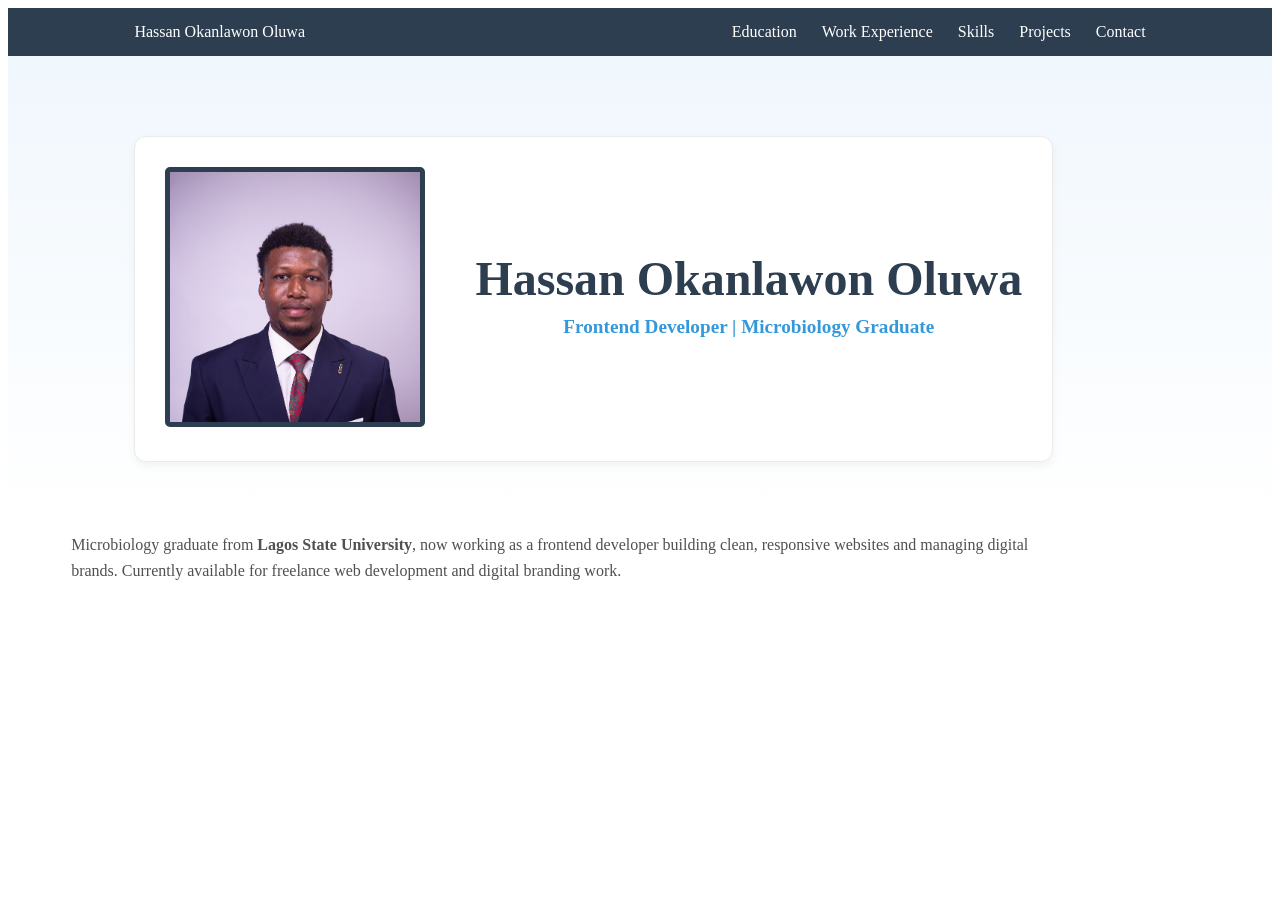
<file: index.html>
<!DOCTYPE html>
<html lang="en">
  <head>
    <meta charset="UTF-8">
    <meta name="viewport" content="width=device-width, initial-scale=1.0">
    <title>Hassan Oluwa | Professional CV</title>
    <link rel="stylesheet" href="style.css">
  </head>
  <body>
    <nav class="cv-nav">
      <div class="logo">
        <a href="index.html">Hassan Okanlawon Oluwa</a>
      </div>
      
      <button class="menu-toggle" id="menu-toggle" aria-label="Toggle Navigation">
        <span></span>
        <span></span>
        <span></span>
      </button>
      
      <ul id="nav-list">
        <li><a href="education.html">Education</a></li>
        <li><a href="experience.html">Work Experience</a></li>
        <li><a href="skills.html">Skills</a></li>
        <li><a href="projects.html">Projects</a></li>
        <li><a href="contact.html">Contact</a></li>
      </ul>
    </nav>

    <header id="about" class="hero">
      <div class="hero-container">
        <div class="hero-image">
          <img src="images/profile-pic.jpg" alt="Hassan Oluwa" class="profile-img">
        </div>
        <div class="hero-text">
          <h1>Hassan Okanlawon Oluwa</h1>
          <p class="tagline">Frontend Developer | Microbiology Graduate</p>
        </div>
      </div>
    </header>
    <section class="bio-section">
     <div class="bio-container">
        <div class="bio">
          Microbiology graduate from <strong>Lagos State University</strong>, 
          now working as a frontend developer building clean, responsive websites and managing digital brands. 
          Currently available for freelance web development and digital branding work.
        </div>
        <!---<div class="hero-buttons">
          <a href="#contact" class="btn-primary">Get In Touch</a>
          <a href="images/my-cv.pdf" class="btn-secondary" download>Download PDF CV</a>
        </div> --->
      </div>
    </section>
    <script src="script.js"></script>
  </body>
</html>
</file>
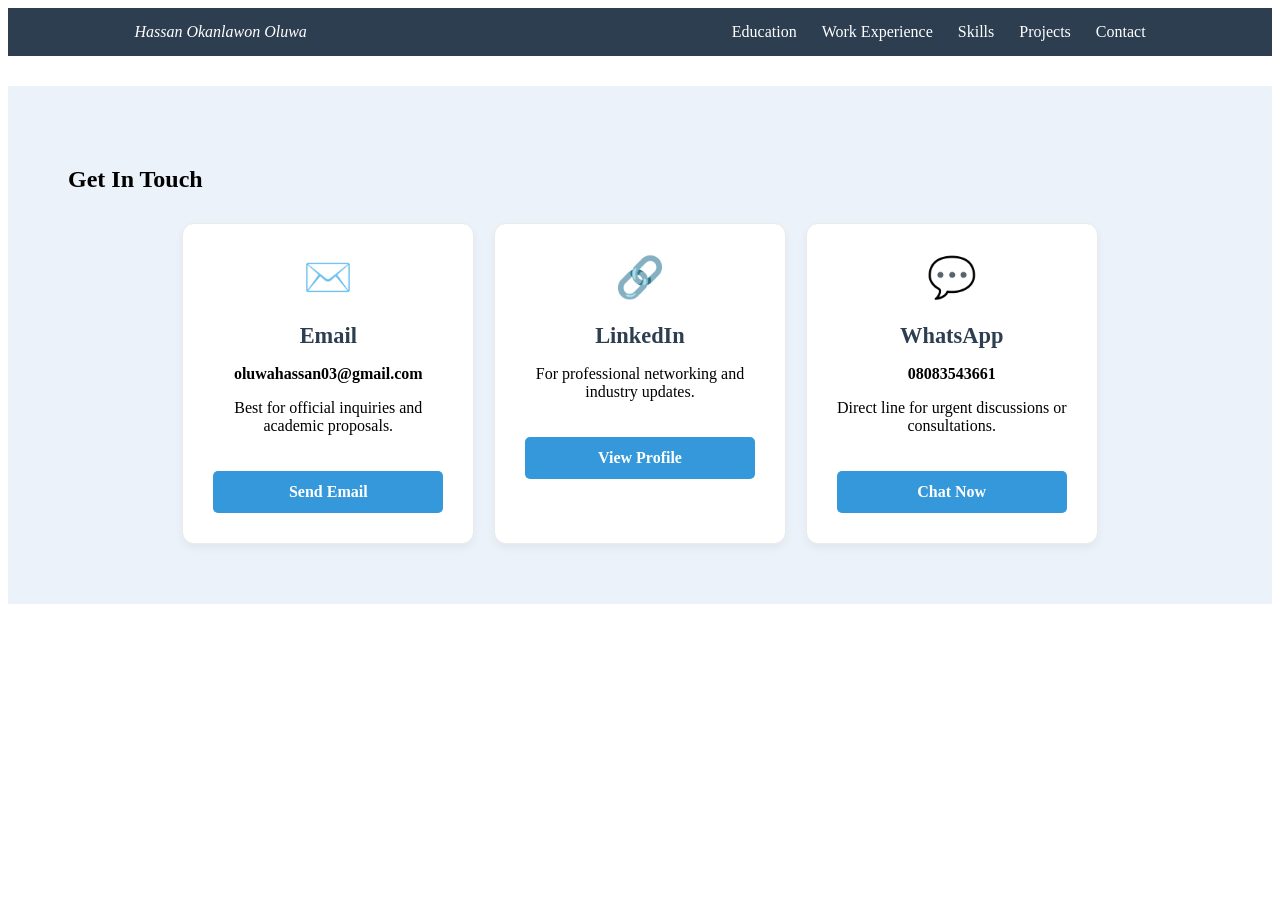
<file: contact.html>
<!DOCTYPE html>
<html lang="en">
  <head>
    <meta charset="UTF-8">
    <meta name="viewport" content="width=device-width, initial-scale=1.0">
    <title>Hassan Oluwa | Contact</title>
    <link rel="stylesheet" href="style.css">
  </head>
  <body>
    <nav class="cv-nav">
      <div class="logo">
        <i><a href="index.html">Hassan Okanlawon Oluwa</a></i>
      </div>
      
      <button class="menu-toggle" id="menu-toggle" aria-label="Toggle Navigation">
        <span></span>
        <span></span>
        <span></span>
      </button>
      
      <ul id="nav-list">
        <li><a href="education.html">Education</a></li>
        <li><a href="experience.html">Work Experience</a></li>
        <li><a href="skills.html">Skills</a></li>
        <li><a href="projects.html">Projects</a></li>
        <li><a href="contact.html">Contact</a></li>
      </ul>
    </nav>

    <section id="contact" class="skills-section">
      <div class="section-title">
        <h2>Get In Touch</h2>
        <div class="underline"></div>
      </div>

      <div class="skills-grid">
        <div class="skill-card">
          <div class="skill-icon">✉️</div>
          <h3>Email</h3>
          <p><strong>oluwahassan03@gmail.com</strong></p>
          <p>Best for official inquiries and academic proposals.</p>
          <a href="mailto:oluwahassan03@gmail.com?subject=Inquiry%20from%20Portfolio" 
            target="_blank" class="btn-primary">
            Send Email
          </a>
        </div>

        <div class="skill-card">
          <div class="skill-icon">🔗</div>
          <h3>LinkedIn</h3>
          <p>For professional networking and industry updates.</p>
          <a href="https://www.linkedin.com/in/hassan-oluwa-0082b2373" 
            target="_blank" class="btn-primary">
            View Profile
          </a>
        </div>

        <div class="skill-card">
          <div class="skill-icon">💬</div>
          <h3>WhatsApp</h3>
          <p><strong>08083543661</strong></p>
          <p>Direct line for urgent discussions or consultations.</p>
          <a href="https://wa.me/2348083543661" 
            target="_blank" class="btn-primary">
            Chat Now
          </a>
        </div>
      </div>
    </section>
    <script src="script.js"></script>
  </body>
</html>
</file>
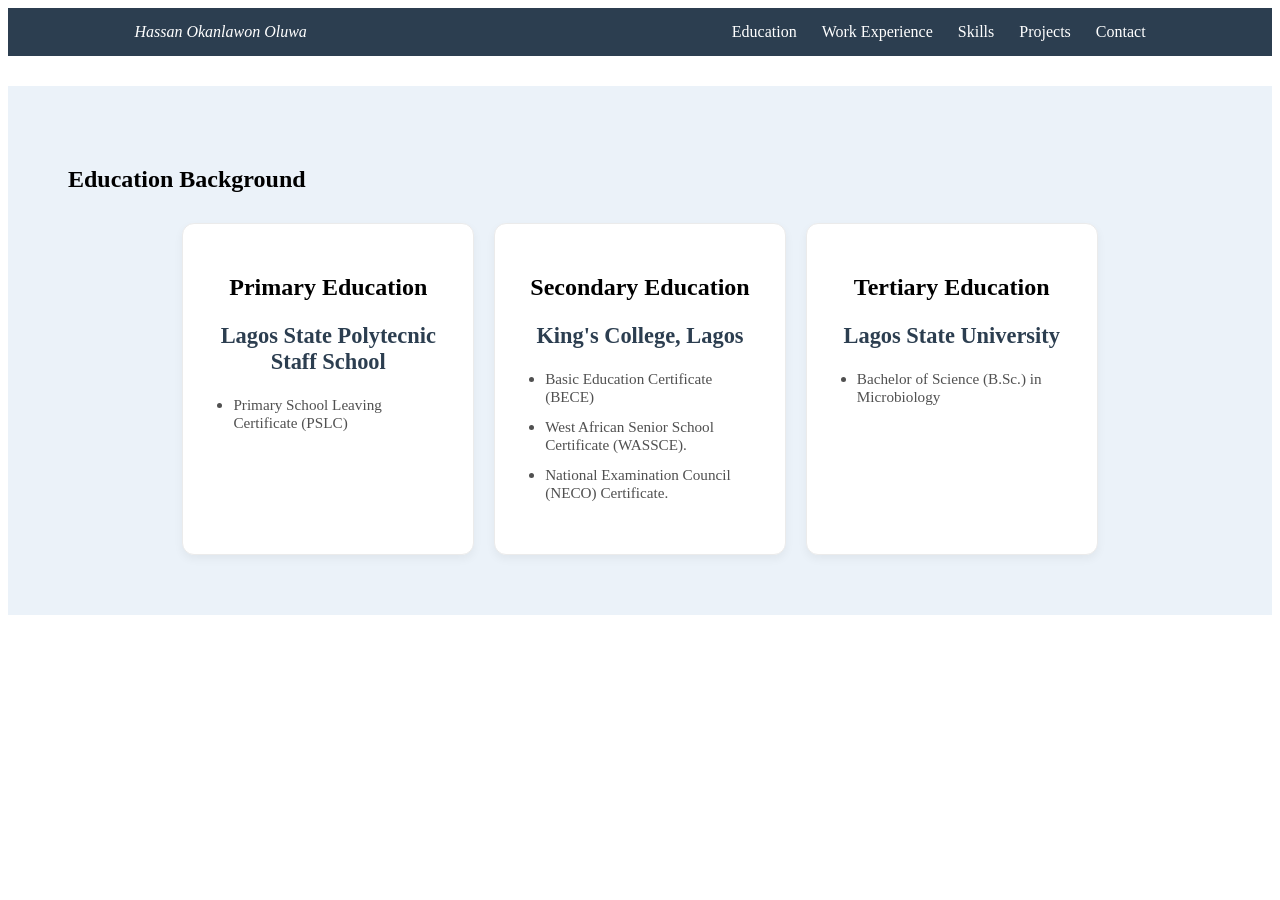
<file: education.html>
<!DOCTYPE html>
<html lang="en">
  <head>
    <meta charset="UTF-8">
    <meta name="viewport" content="width=device-width, initial-scale=1.0">
    <title>Hassan Oluwa | Education </title>
    <link rel="stylesheet" href="style.css">
  </head>
  <body>
    <nav class="cv-nav">
      <div class="logo">
        <i><a href="index.html">Hassan Okanlawon Oluwa</a></i>
      </div>
      
      <button class="menu-toggle" id="menu-toggle" aria-label="Toggle Navigation">
        <span></span>
        <span></span>
        <span></span>
      </button>
      
      <ul id="nav-list">
        <li><a href="education.html">Education</a></li>
        <li><a href="experience.html">Work Experience</a></li>
        <li><a href="skills.html">Skills</a></li>
        <li><a href="projects.html">Projects</a></li>
        <li><a href="contact.html">Contact</a></li>
      </ul>
    </nav>
    <section id="skills" class="skills-section">
      <div class="section-title">
        <h2>Education Background </h2>
        <div class="underline"></div>
      </div>

      <div class="skills-grid">
        <div class="skill-card">
          <h1>Primary Education</h1>
          <h3>Lagos State Polytecnic Staff School</h3>
          <ul class="skill-list">
            <li>Primary School Leaving Certificate (PSLC)</li>
          </ul>
        </div>

        <div class="skill-card">
          <h1>Secondary Education</h1>
          <h3>King's College, Lagos</h3>
          <ul class="skill-list">
            <li>Basic Education Certificate (BECE)</li>
            <li>West African Senior School Certificate (WASSCE).</li>
            <li>National Examination Council (NECO) Certificate.</li>
          </ul>
        </div>

        <div class="skill-card">
          <h1> Tertiary Education</h1>
          <h3>Lagos State University</h3>
          <ul class="skill-list">
            <li>Bachelor of Science (B.Sc.) in Microbiology</li>
          </ul>
        </div>
      </div>
    </section>
    <script src="script.js"></script>
  </body>
</html>
</file>
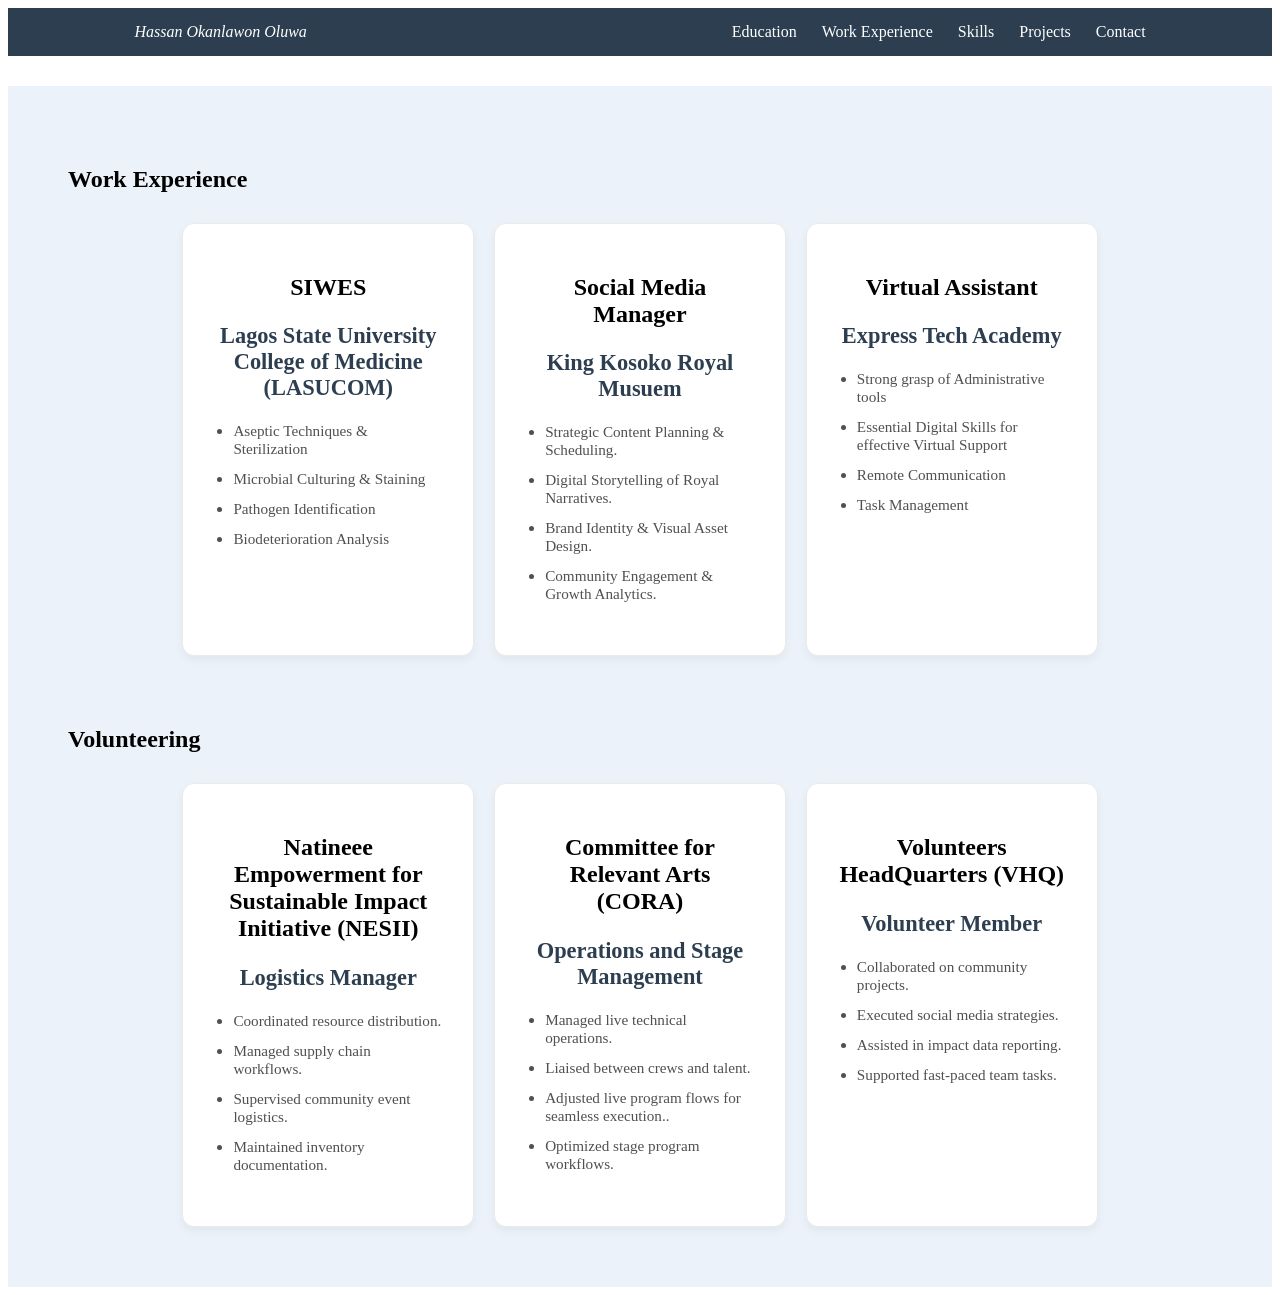
<file: experience.html>
<!DOCTYPE html>
<html lang="en">
  <head>
    <meta charset="UTF-8">
    <meta name="viewport" content="width=device-width, initial-scale=1.0">
    <title>Hassan Oluwa | Work Experience</title>
    <link rel="stylesheet" href="style.css">
  </head>
  <body>
    <nav class="cv-nav">
      <div class="logo">
        <i><a href="index.html">Hassan Okanlawon Oluwa</a></i>
      </div>
      
      <button class="menu-toggle" id="menu-toggle" aria-label="Toggle Navigation">
        <span></span>
        <span></span>
        <span></span>
      </button>
      
      <ul id="nav-list">
        <li><a href="education.html">Education</a></li>
        <li><a href="experience.html">Work Experience</a></li>
        <li><a href="skills.html">Skills</a></li>
        <li><a href="projects.html">Projects</a></li>
        <li><a href="contact.html">Contact</a></li>
      </ul>
    </nav>
    <section id="skills" class="skills-section">
      <div>
        <div class="section-title">
          <h2>Work Experience</h2>
          <div class="underline"></div>
        </div>

        <div class="skills-grid">
          <div class="skill-card">
            <h1>SIWES</h1>
            <h3>Lagos State University College of Medicine (LASUCOM)</h3>
            <ul class="skill-list">
              <li>Aseptic Techniques & Sterilization</li>
              <li>Microbial Culturing & Staining</li>
              <li>Pathogen Identification</li>
              <li>Biodeterioration Analysis</li>
            </ul>
          </div>

          <div class="skill-card">
            <h1>Social Media Manager</h1>
            <h3>King Kosoko Royal Musuem</h3>
            <ul class="skill-list">
              <li>Strategic Content Planning & Scheduling.</li>
              <li>Digital Storytelling of Royal Narratives.</li>
              <li>Brand Identity & Visual Asset Design.</li>
              <li>Community Engagement & Growth Analytics.</li>
            </ul>
          </div>

          <div class="skill-card">
            <h1>Virtual Assistant</h1>
            <h3>Express Tech Academy</h3>
            <ul class="skill-list">
              <li>Strong grasp of Administrative tools</li>
              <li>Essential Digital Skills for effective Virtual Support</li>
              <li>Remote Communication</li>
              <li>Task Management</li>
            </ul>
          </div>

        </div>
      </div>

      <div class="experience-section">
        <div class="section-title">
          <h2>Volunteering</h2>
          <div class="underline"></div>
        </div>

        <div class="skills-grid">
          <div class="skill-card">
            <h1> Natineee Empowerment for Sustainable Impact Initiative (NESII)</h1>
            <h3>Logistics Manager</h3>
            <ul class="skill-list">
              <li>Coordinated resource distribution.</li>
              <li>Managed supply chain workflows.</li>
              <li>Supervised community event logistics.</li>
              <li>Maintained inventory documentation.</li>
            </ul>
          </div>
          
          <div class="skill-card">
            <h1>Committee for Relevant Arts (CORA)</h1>
            <h3>Operations and Stage Management</h3>
            <ul class="skill-list">
              <li>Managed live technical operations.</li>
              <li>Liaised between crews and talent.</li>
              <li>Adjusted live program flows for seamless execution..</li>
              <li>Optimized stage program workflows.</li>
            </ul>
          </div>
          
          <div class="skill-card">
            <h1>Volunteers HeadQuarters (VHQ)</h1>
            <h3>Volunteer Member</h3>
            <ul class="skill-list">
              <li>Collaborated on community projects.</li>
              <li>Executed social media strategies.</li>
              <li>Assisted in impact data reporting.</li>
              <li>Supported fast-paced team tasks.</li>
            </ul>
          </div>

        </div>
      </div>
    </section>
    <script src="script.js"></script>
  </body>
</html>
</file>
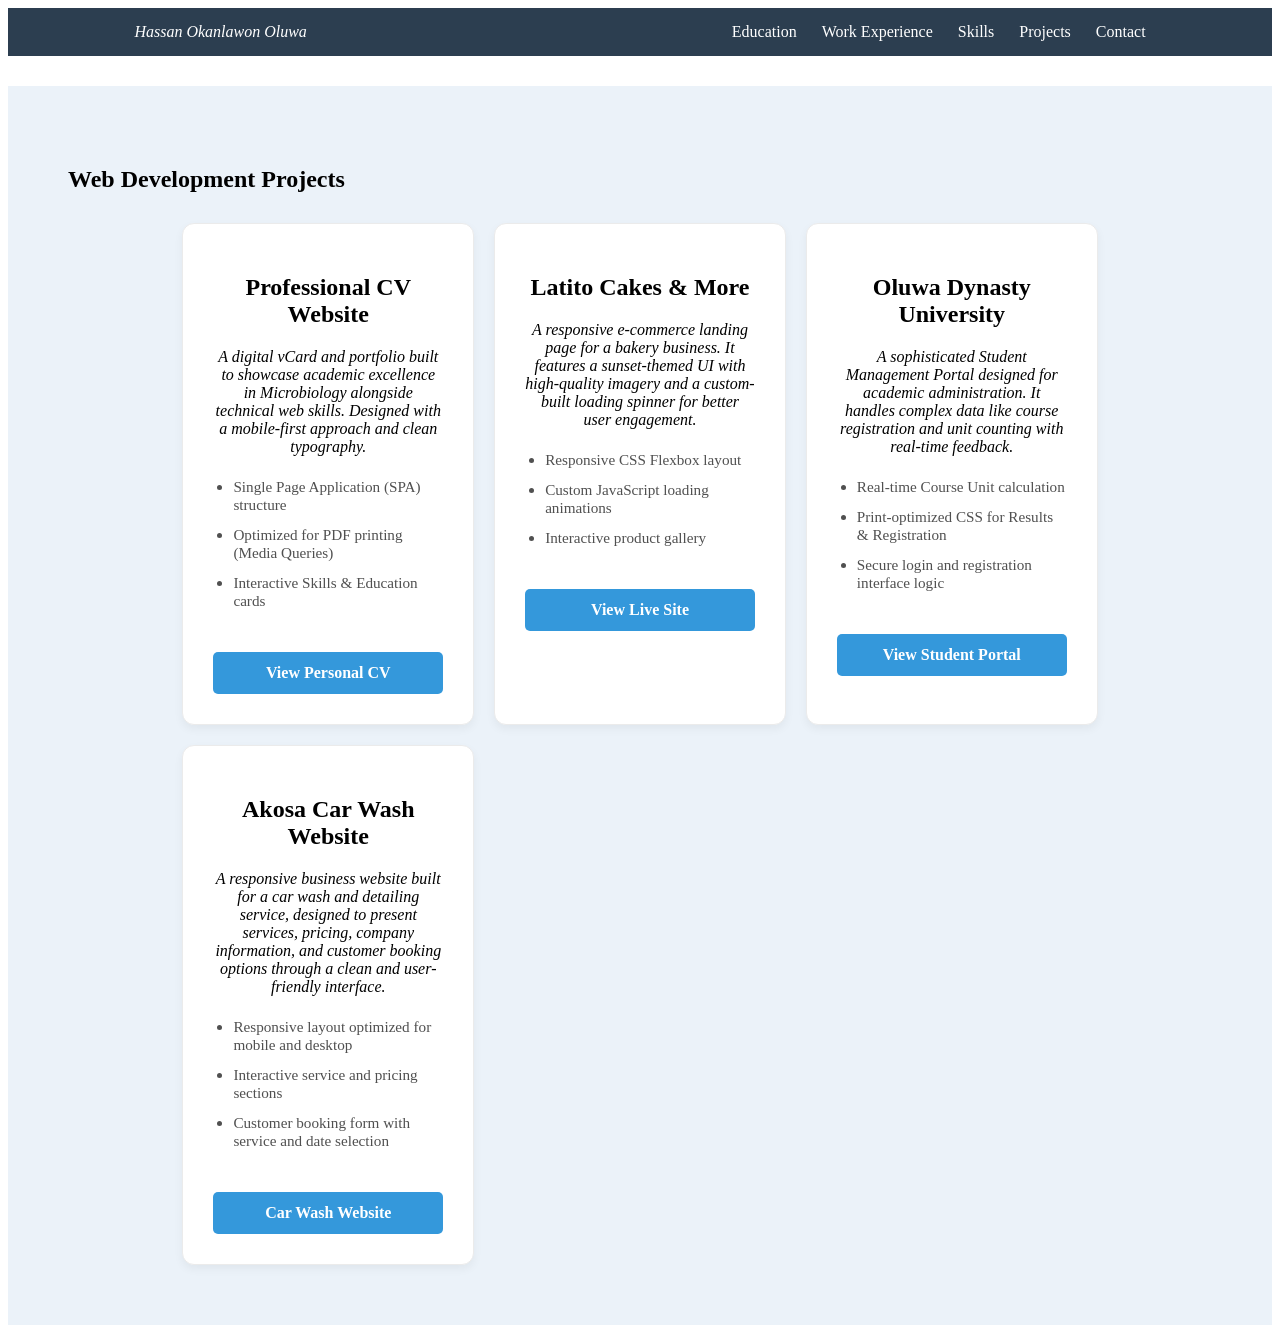
<file: projects.html>
<!DOCTYPE html>
<html lang="en">
  <head>
    <meta charset="UTF-8">
    <meta name="viewport" content="width=device-width, initial-scale=1.0">
    <title>Hassan Oluwa | Projects </title>
    <link rel="stylesheet" href="style.css">
  </head>
  <body>
    <nav class="cv-nav">
      <div class="logo">
        <i><a href="index.html">Hassan Okanlawon Oluwa</a></i>
      </div>
      
      <button class="menu-toggle" id="menu-toggle" aria-label="Toggle Navigation">
        <span></span>
        <span></span>
        <span></span>
      </button>
      
      <ul id="nav-list">
        <li><a href="education.html">Education</a></li>
        <li><a href="experience.html">Work Experience</a></li>
        <li><a href="skills.html">Skills</a></li>
        <li><a href="projects.html">Projects</a></li>
        <li><a href="contact.html">Contact</a></li>
      </ul>
    </nav>
    <section id="skills" class="skills-section">
      <div class="section-title">
        <h2>Web Development Projects </h2>
        <div class="underline"></div>
      </div>

      <div class="skills-grid">
        <div class="skill-card">
          <h1>Professional CV Website</h1>
          <i><p>A digital vCard and portfolio built to showcase academic excellence in Microbiology alongside technical web skills. 
            Designed with a mobile-first approach and clean typography.</p>
          </i>
          <ul class="skill-list">
            <li>Single Page Application (SPA) structure</li>
            <li>Optimized for PDF printing (Media Queries)</li>
            <li>Interactive Skills & Education cards</li>
          </ul>
          <a href="https://mr-morningstarr.github.io/cv-web/" target="_blank" class="btn-primary">View Personal CV</a>
        </div>

        <div class="skill-card">
          <h1>Latito Cakes & More</h1>
          <i><p>A responsive e-commerce landing page for a bakery business. 
            It features a sunset-themed UI with high-quality imagery and
            a custom-built loading spinner for better user engagement.</p>
          </i>
          <ul class="skill-list">
            <li>Responsive CSS Flexbox layout</li>
            <li>Custom JavaScript loading animations</li>
            <li>Interactive product gallery</li>
          </ul>
          <a href="https://mr-morningstarr.github.io/latito-cakes/" target="_blank" class="btn-primary">View Live Site</a>
        </div>

        <div class="skill-card">
          <h1>Oluwa Dynasty University</h1>
          <i><p>A sophisticated Student Management Portal designed for academic administration. 
            It handles complex data like course registration and 
            unit counting with real-time feedback.</p>
          </i>
          <ul class="skill-list">
            <li>Real-time Course Unit calculation</li>
            <li>Print-optimized CSS for Results & Registration</li>
            <li>Secure login and registration interface logic</li>
          </ul>
          <a href="https://mr-morningstarr.github.io/odu/" target="_blank" class="btn-primary">View Student Portal</a>
        </div>

         <div class="skill-card">
          <h1>Akosa Car Wash Website</h1>
          <i><p>A responsive business website built for a car wash and detailing service, 
            designed to present services, pricing, company information, 
            and customer booking options through a clean and user-friendly interface.</p>
          </i>
          <ul class="skill-list">
            <li>Responsive layout optimized for mobile and desktop</li>
            <li>Interactive service and pricing sections</li>
            <li>Customer booking form with service and date selection</li>
          </ul>
          <a href="https://mr-morningstarr.github.io/akosa-carwash/" target="_blank" class="btn-primary">Car Wash Website</a>
        </div>
      </div>
    </section>
    <script src="script.js"></script>
  </body>
</html>
</file>
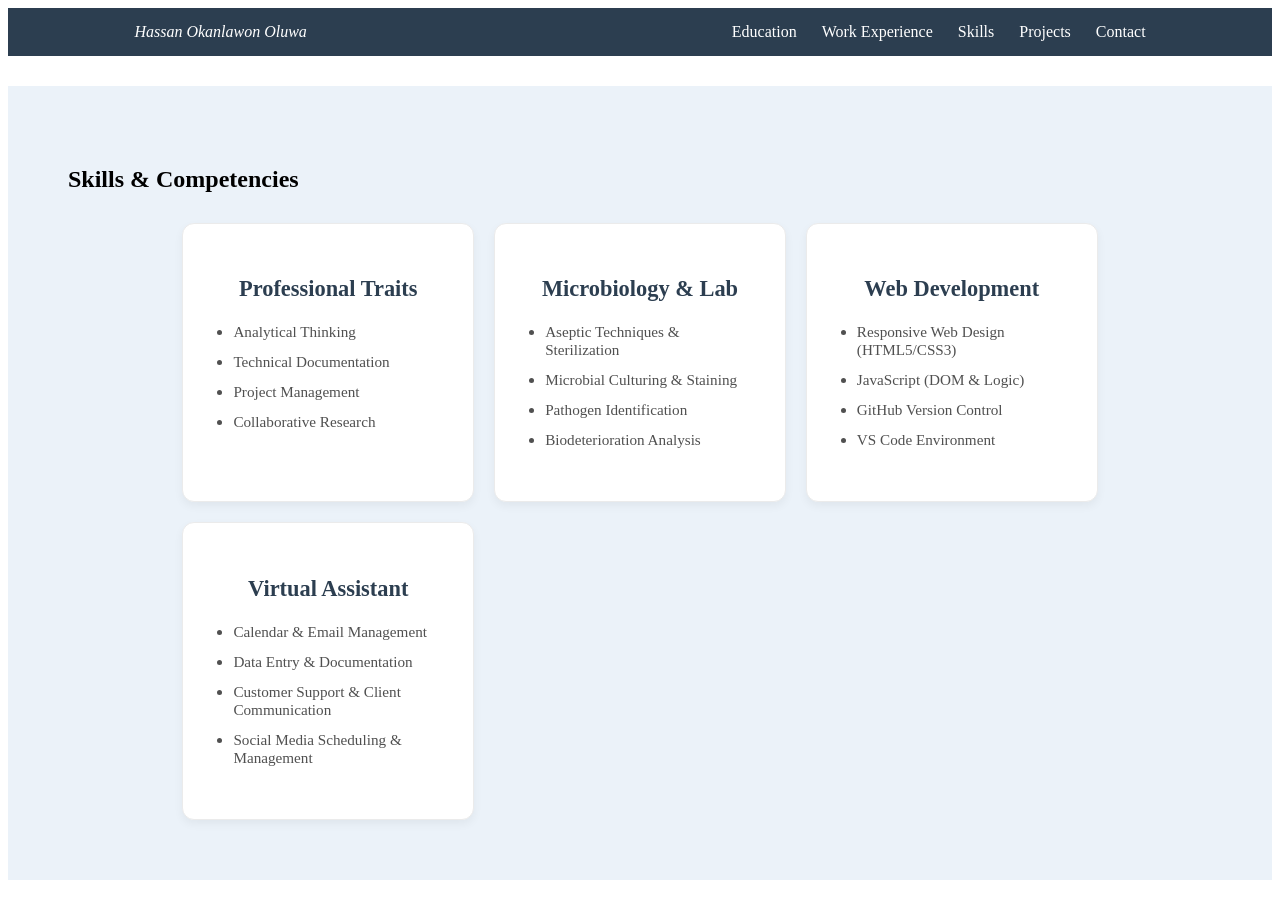
<file: skills.html>
<!DOCTYPE html>
<html lang="en">
  <head>
    <meta charset="UTF-8">
    <meta name="viewport" content="width=device-width, initial-scale=1.0">
    <title>Hassan Oluwa | Skills</title>
    <link rel="stylesheet" href="style.css">
  </head>
  <body>
    <nav class="cv-nav">
      <div class="logo">
        <i><a href="index.html">Hassan Okanlawon Oluwa</a></i>
      </div>
      
      <button class="menu-toggle" id="menu-toggle" aria-label="Toggle Navigation">
        <span></span>
        <span></span>
        <span></span>
      </button>
      
      <ul id="nav-list">
        <li><a href="education.html">Education</a></li>
        <li><a href="experience.html">Work Experience</a></li>
        <li><a href="skills.html">Skills</a></li>
        <li><a href="projects.html">Projects</a></li>
        <li><a href="contact.html">Contact</a></li>
      </ul>
    </nav>
    <section id="skills" class="skills-section">
        <div class="section-title">
          <h2>Skills & Competencies</h2>
          <div class="underline"></div>
        </div>

        <div class="skills-grid">
          <div class="skill-card">
            <h3>Professional Traits</h3>
            <ul class="skill-list">
              <li>Analytical Thinking</li>
              <li>Technical Documentation</li>
              <li>Project Management</li>
              <li>Collaborative Research</li>
            </ul>
          </div>

          <div class="skill-card">
            <h3>Microbiology & Lab</h3>
            <ul class="skill-list">
              <li>Aseptic Techniques & Sterilization</li>
              <li>Microbial Culturing & Staining</li>
              <li>Pathogen Identification</li>
              <li>Biodeterioration Analysis</li>
            </ul>
          </div>

          <div class="skill-card">
            <h3>Web Development</h3>
            <ul class="skill-list">
              <li>Responsive Web Design (HTML5/CSS3)</li>
              <li>JavaScript (DOM & Logic)</li>
              <li>GitHub Version Control</li>
              <li>VS Code Environment</li>
            </ul>
          </div>

          <div class="skill-card">
            <h3>Virtual Assistant</h3>
            <ul class="skill-list">
              <li>Calendar & Email Management</li>
              <li>Data Entry & Documentation</li>
              <li>Customer Support & Client Communication</li>
              <li>Social Media Scheduling & Management</li>
            </ul>
          </div>
          
        </div>
    </section>
    <script src="script.js"></script>
  </body>
</html>
</file>
<file: style.css>
:root {
  --color-dark: rgb(44, 62, 80);
  --color-accent: rgb(52, 152, 219);
  --color-accent-dark: rgb(41, 128, 185);
  --color-bg-light: rgb(233, 232, 229);
  --color-text-gray: rgb(80, 80, 80);
  --color-border: rgb(235, 235, 235);
}

/* 1. NAVIGATION */
.cv-nav {
  display: flex;
  justify-content: space-between;
  align-items: center;
  padding: 15px 10%;
  background-color: var(--color-dark);
  position: sticky;
  top: 0;
  z-index: 1000;
}

.cv-nav ul {
  display: flex;
  list-style: none;
  gap: 25px;
  margin: 0;
}

.cv-nav a {
  color: rgb(255, 255, 255);
  text-decoration: none;
  font-weight: 500;
  transition: color 0.3s ease;
}

.cv-nav a:hover {
  color: rgb(52, 152, 219);
}
/* HAMBURGER MENU STYLING */
.menu-toggle {
  display: none; /* Hidden on desktop */
  flex-direction: column;
  justify-content: space-between;
  width: 30px;
  height: 21px;
  background: transparent;
  border: none;
  cursor: pointer;
  padding: 0;
}

.menu-toggle span {
  width: 100%;
  height: 3px;
  background-color: rgb(255, 255, 255); /* White lines to match your nav */
  border-radius: 10px;
  transition: all 0.3s ease;
}

/* 2. HERO SECTION */
.hero {
  padding: 80px 10% 60px 10%;
  background: linear-gradient(180deg, rgb(240, 247, 253) 0%, rgb(255, 255, 255) 100%);
  display: flex;
  /*justify-content: center;*/
}

.hero-container {
  display: flex;
  align-items: center;
  gap: 50px;
  max-width: 1000px;
}

.profile-img {
  width: 250px;
  height: 250px;
  border: 5px solid rgb(44, 62, 80);
  border-radius: 5px;
  object-fit: cover;
}

.hero-text h1 {
  font-size: 3rem;
  margin: 0;
  color: rgb(44, 62, 80);
}

.tagline {
  font-size: 1.2rem;
  color: rgb(52, 152, 219);
  font-weight: bold;
  margin: 10px 0;
}

.bio {
  line-height: 1.6;
  color: rgb(80, 80, 80);
  max-width: 1000px;
}
.bio-section {
  padding: 10px 5%;
}
.hero-buttons {
  margin-top: 25px;
  display: flex;
  gap: 15px;
}

.experience-section {
 margin-top: 70px;
}


/* 3. SKILLS SECTION (Unified Card Logic) */
.skills-section {
  background-color: rgb(235, 242, 249);
  /* Padding should be INSIDE so the color stays behind the text */
  padding: 60px; 
  margin-top: 30px;
}

.skills-grid {
  display: grid;
  grid-template-columns: repeat(auto-fit, minmax(280px, 1fr));
  gap: 20px;
  margin-top: 30px;
  padding: 0 10%;
}

.skill-card,
.hero-container {
  background-color: rgb(255, 255, 255);
  padding: 30px;
  border-radius: 12px;
  border: 1px solid rgb(235, 235, 235);
  box-shadow: 0 4px 10px rgba(0, 0, 0, 0.05);
  transition: all 0.3s ease;
  text-align: center;
}

.skill-card:hover {
  transform: translateY(-8px);
  border-color: rgb(52, 152, 219);
  box-shadow: 0 10px 20px rgba(0, 0, 0, 0.1);
}

.skill-icon {
  font-size: 2.5rem;
  margin-bottom: 15px;
}
 
.skill-card h3 {
  color: rgb(44, 62, 80);
  margin-bottom: 15px;
  font-size: 1.4rem;
}

/* 4. LIST STYLING (The Dots) */
.skill-list {
  list-style-type: disc;
  padding-left: 20px;
  text-align: left;
  margin-top: 15px;
}

.skill-list li {
  padding: 6px 0;
  color: rgb(80, 80, 80);
  font-size: 0.95rem;
}

/* BUTTON STYLES */
.btn-primary {
  display: inline-block;
  background-color: rgb(52, 152, 219); /* Your theme blue */
  color: rgb(255, 255, 255);
  padding: 12px 25px;
  text-decoration: none;
  border-radius: 5px;
  font-weight: 600;
  border: none;
  cursor: pointer;
  transition: background-color 0.3s ease, transform 0.2s ease;
}

.btn-primary:hover {
  background-color: rgb(41, 128, 185); /* Slightly darker blue on hover */
  transform: translateY(-2px); /* Subtle lift effect */
}

.btn-secondary {
  display: inline-block;
  background-color: transparent;
  color: rgb(52, 152, 219);
  padding: 10px 23px; /* Slightly smaller to account for the 2px border */
  text-decoration: none;
  border-radius: 5px;
  font-weight: 600;
  border: 2px solid rgb(52, 152, 219);
  cursor: pointer;
  transition: all 0.3s ease;
}

.btn-secondary:hover {
  background-color: rgb(52, 152, 219);
  color: rgb(255, 255, 255);
}

/* For buttons inside cards specifically */
.skill-card .btn-primary {
  margin-top: 20px;
  width: 100%; /* Makes the button fill the card width for a modern look */
  box-sizing: border-box;
}
/* MOBILE RESPONSIVENESS */
@media (max-width: 768px) {
  /* 1. HAMBURGER MENU BUTTON */
  .menu-toggle {
    display: flex; /* Shows only on mobile */
    flex-direction: column;
    justify-content: space-between;
    width: 30px;
    height: 21px;
    background: transparent;
    border: none;
    cursor: pointer;
    padding: 0;
    z-index: 1001;
  }

  .menu-toggle span {
    width: 100%;
    height: 3px;
    background-color: rgb(255, 255, 255);
    border-radius: 10px;
    transition: all 0.3s ease;
  }

  /* 2. NAVIGATION LIST (The Dropdown) */
  .cv-nav ul {
    display: none; /* Controlled by JavaScript if/else */
    width: 100%;
    flex-direction: column;
    gap: 15px;
    text-align: center;
    background-color: rgb(44, 62, 80);
    position: absolute;
    top: 60px; /* Adjust based on your nav height */
    left: 0;
    padding: 20px 0;
    margin: 0;
    z-index: 1000;
  }

  .cv-nav {
    padding: 15px 5%;
    position: sticky;
    top: 0;
    z-index: 1000;
    /*position: relative; /* Necessary for absolute positioning of the ul */
  }

  /* 3. HERO SECTION ADJUSTMENTS */
  .hero-container {
    flex-direction: column;
    text-align: center;
    gap: 20px;
    padding: 20px;
  }

  .profile-img {
    width: 180px;
    height: 180px;
    margin: 0 auto;
  }

  .hero-text h1 {
    font-size: 2.2rem;
  }

  .tagline {
    font-size: 1rem;
  }

  /* 4. BIO SECTION & TEXT */
  .bio-section {
    padding: 40px 5%;
  }

  .bio {
    font-size: 1rem;
    line-height: 1.6;
    max-width: 100%;
  }

  /* 5. GRID STACKING (Skills, Education, Experience) */
  .skills-grid {
    grid-template-columns: 1fr; /* Stacks cards in a single column */
    gap: 20px;
    padding: 0 5%;
  }

  .skill-card {
    min-height: auto; /* Allows cards to shrink/grow based on content */
    padding: 25px 15px;
  }
}
</file>
